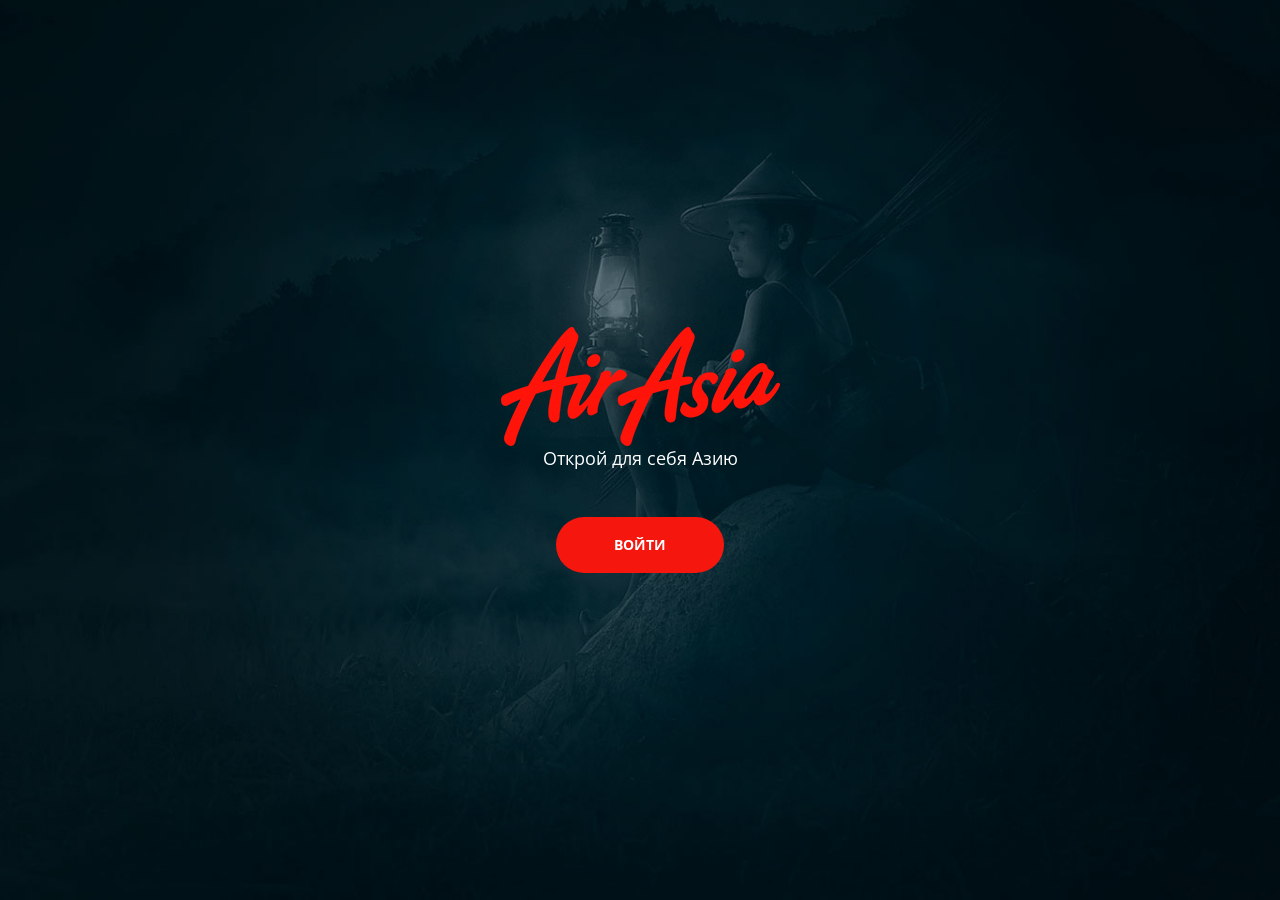
<file: index.html>
<!DOCTYPE html>
<html lang="ru">

<head>
  <meta charset="UTF-8">
  <meta http-equiv="X-UA-Compatible" content="IE=edge">
  <meta name="viewport" content="width=1200, initial-scale=1.0">
  <title>Welcome</title>
  <link href="https://fonts.googleapis.com/css2?family=Open+Sans:wght@300;400;700&display=swap" rel="stylesheet">
  <link rel="stylesheet" href="./css/layout/normalize.css" integrity="sha512-NhSC1YmyruXifcj/KFRWoC561YpHpc5Jtzgvbuzx5VozKpWvQ+4nXhPdFgmx8xqexRcpAglTj9sIBWINXa8x5w==" crossorigin="anonymous" referrerpolicy="no-referrer" />
  <link rel="stylesheet" href="main.css">
</head>

<body>
  <div class="welcome">
    <div class="welcome__container">
      <div class="central">
        <img src="./img/logo_welcom.png" alt="" class="central__logo">
        <div class="central__desc">Открой для себя Азию</div>
        <a href="./home.html" class="button button--color--welcome">Войти</a>
      </div>
    </div>
  </div>
</body>
</file>
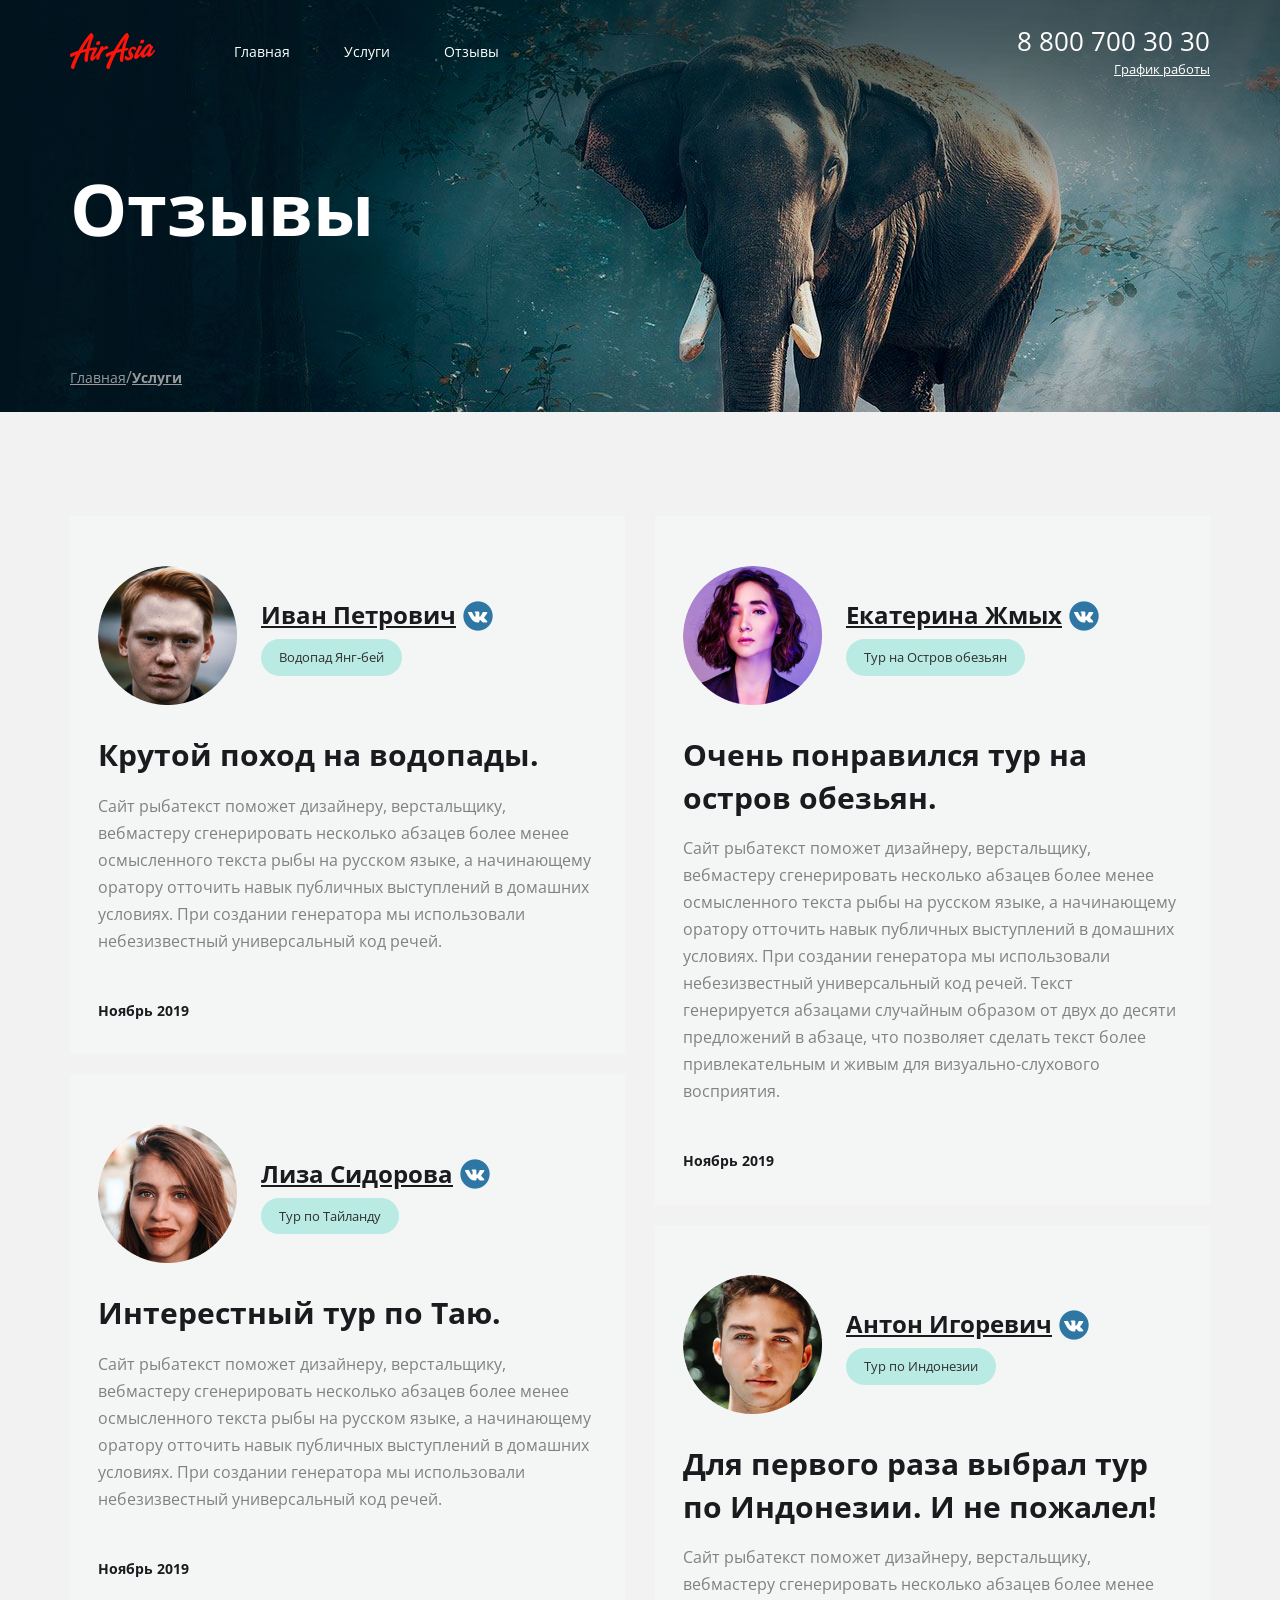
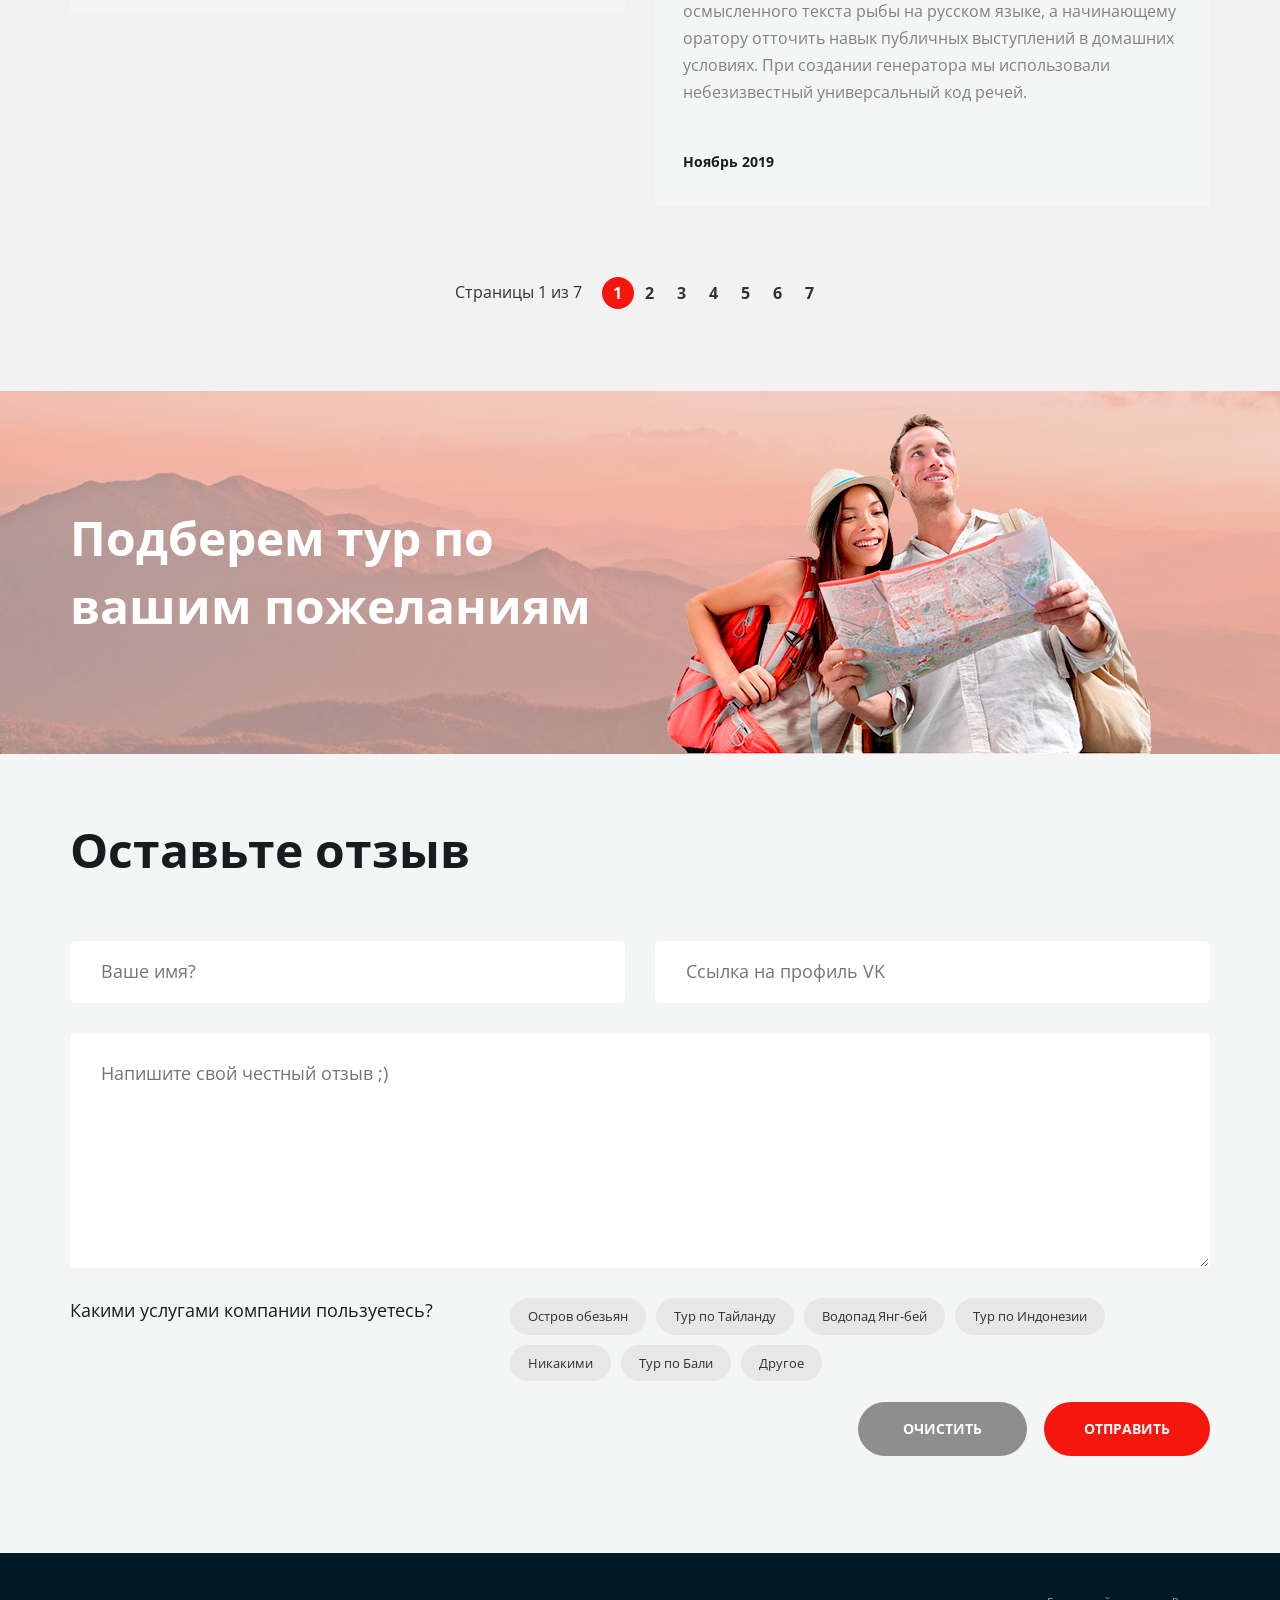
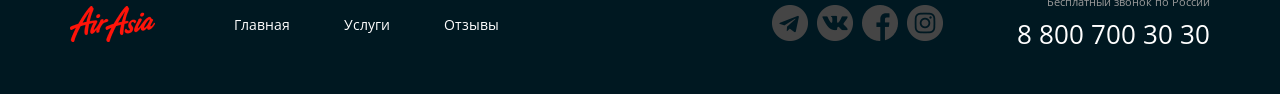
<file: reviews.html>
<!DOCTYPE html>
<html lang="ru">

<head>
  <meta charset="UTF-8">
  <meta http-equiv="X-UA-Compatible" content="IE=edge">
  <meta name="viewport" content="width=1200, initial-scale=1.0">
  <title>Reviews</title>
  <link href="https://fonts.googleapis.com/css2?family=Open+Sans:wght@300;400;700&display=swap" rel="stylesheet">
  <link rel="stylesheet" href="./css/layout/normalize.css" integrity="sha512-NhSC1YmyruXifcj/KFRWoC561YpHpc5Jtzgvbuzx5VozKpWvQ+4nXhPdFgmx8xqexRcpAglTj9sIBWINXa8x5w==" crossorigin="anonymous" referrerpolicy="no-referrer" />
  <link rel="stylesheet" href="main.css">
</head>

<body>
  <div class="wrapper ">
    <sectionc class="top-line">
      <div class="container top-line__container">
        <header class="header header--margin--reviews">
          <div class="header__col">
            <a href="./welcome.html" class="logo">
              <img src="./img/logo.png" alt="logo__img">
            </a>
            <nav class="menu">
              <ul class="menu__list">
                <li class="menu__item">
                  <a href="./home.html" class="menu__link">Главная</a>
                </li>
                <li class="menu__item">
                  <a href="./services.html" class="menu__link">Услуги</a>
                </li>
                <li class="menu__item">
                  <a href="./reviews.html" class="menu__link">Отзывы</a>
                </li>
              </ul>
            </nav>
          </div>
          <div class="header__col header__col--align--right">
            <address class="contacts">
              <a href="" class="contacts__number">8 800 700 30 30</a>
              <div class="contacts__time contacts__time--title">
                <div class="dropdown">
                  <a href="#" class="dropdown__link">График работы</a>
                  <div class="dropdown__menu">
                    <ul class="dropdown__list">
                      <li class="dropdown__item">пн-вс: 09:00 - 20:00</li>
                      <li class="dropdown__item">Обед: 14:00 - 14:30</li>
                    </ul>
                  </div>
                </div>
              </div>
            </address>
          </div>
        </header>
        <h1 class="page-title">Отзывы</h1>
        <nav class="breadcrumbs">
          <ul class="breadcrumbs__list">
            <li class="breadcrumbs__item">
              <a href="./home.html" class="breadcrumbs__link">Главная</a>
            </li>
            <li class="breadcrumbs__item breadcrumbs__item--activ">
              <a href="./services.html" class="breadcrumbs__link">Услуги</a>
            </li>
          </ul>
        </nav>
      </div>
    </sectionc>
    <main class="page-content page-content--review">
      <div class="container">
        <ul class="reviews">
          <li class="reviews__item review">
            <div class="review__header">
              <div class="review__photo">
                <div class="avatar">
                  <img src="./img/ivan.png" alt="user">
                </div>
              </div>
              <div class="review__userdata">
                <a href="#" class="review__user">Иван Петрович</a>
                <ul class="review__tags">
                  <li class="review__tag-item tag tag--bg--green">Водопад Янг-бей</li>
                </ul>
              </div>
            </div>
            <div class="review__content">
              <h3 class="review__title">Крутой поход на водопады.</h3>
              <div class="reviw__content-text">
                <p>
                  Сайт рыбатекст поможет дизайнеру, верстальщику, вебмастеру сгенерировать несколько абзацев более менее осмысленного текста рыбы на русском языке, а начинающему оратору отточить навык публичных выступлений в домашних условиях. При создании генератора мы использовали небезизвестный универсальный код речей. 
                </p>
              </div>
              <time class="review__date">Ноябрь 2019</time>
            </div>
          </li>
          <li class="reviews__item review">
            <div class="review__header">
              <div class="review__photo">
                <div class="avatar">
                  <img src="./img/liza.png" alt="user">
                </div>
              </div>
              <div class="review__userdata">
                <a href="#" class="review__user">Лиза Сидорова</a>
                <ul class="review__tags">
                  <li class="review__tag-item tag tag--bg--green">Тур по Тайланду</li>
                </ul>
              </div>
            </div>
            <div class="review__content">
              <h3 class="review__title">Интерестный тур по Таю.</h3>
              <div class="reviw__content-text">
                <p>
                  Сайт рыбатекст поможет дизайнеру, верстальщику, вебмастеру сгенерировать несколько абзацев более менее осмысленного текста рыбы на русском языке, а начинающему оратору отточить навык публичных выступлений в домашних условиях. При создании генератора мы использовали небезизвестный универсальный код речей. 
                </p>
              </div>
              <time class="review__date">Ноябрь 2019</time>
            </div>
          </li>
          <li class="reviews__item review">
            <div class="review__header">
              <div class="review__photo">
                <div class="avatar">
                  <img src="./img/ekaterina.png" alt="user">
                </div>
              </div>
              <div class="review__userdata">
                <a href="#" class="review__user">Екатерина Жмых</a>
                <ul class="review__tags">
                  <li class="review__tag-item tag tag--bg--green">Тур на Остров обезьян</li>
                </ul>
              </div>
            </div>
            <div class="review__content">
              <h3 class="review__title">Очень понравился тур на остров обезьян.</h3>
              <div class="reviw__content-text">
                <p>
                  Сайт рыбатекст поможет дизайнеру, верстальщику, вебмастеру сгенерировать несколько абзацев более менее осмысленного текста рыбы на русском языке, а начинающему оратору отточить навык публичных выступлений в домашних условиях. При создании генератора мы использовали небезизвестный универсальный код речей. Текст генерируется абзацами случайным образом от двух до десяти предложений в абзаце, что позволяет сделать текст более привлекательным и живым для визуально-слухового восприятия.
                </p>
              </div>
              <time class="review__date">Ноябрь 2019</time>
            </div>
          </li>
          <li class="reviews__item review">
            <div class="review__header">
              <div class="review__photo">
                <div class="avatar">
                  <img src="./img/anton.png" alt="user">
                </div>
              </div>
              <div class="review__userdata">
                <a href="#" class="review__user">Антон Игоревич</a>
                <ul class="review__tags">
                  <li class="review__tag-item tag tag--bg--green">Тур по Индонезии</li>
                </ul>
              </div>
            </div>
            <div class="review__content">
              <h3 class="review__title">Для первого раза выбрал тур по Индонезии. И не пожалел!</h3>
              <div class="reviw__content-text">
                <p>
                  Сайт рыбатекст поможет дизайнеру, верстальщику, вебмастеру сгенерировать несколько абзацев более менее осмысленного текста рыбы на русском языке, а начинающему оратору отточить навык публичных выступлений в домашних условиях. При создании генератора мы использовали небезизвестный универсальный код речей.
                </p>
              </div>
              <time class="review__date">Ноябрь 2019</time>
            </div>
          </li>
        </ul>
        <div class="paginator paginator--margin--services">
          <div class="paginator__display">Страницы 1 из 7</div>
          <ul class="paginator__list">
            <li class="paginator__item paginator__item--active-red">
              <a href="#" class="paginator__link">1</a>
            </li>
            <li class="paginator__item">
              <a href="#" class="paginator__link">2</a>
            </li>
            <li class="paginator__item">
              <a href="#" class="paginator__link">3</a>
            </li>
            <li class="paginator__item">
              <a href="#" class="paginator__link">4</a>
            </li>
            <li class="paginator__item">
              <a href="#" class="paginator__link">5</a>
            </li>
            <li class="paginator__item">
              <a href="#" class="paginator__link">6</a>
            </li>
            <li class="paginator__item">
              <a href="#" class="paginator__link">7</a>
            </li>
          </ul>
        </div>
      </div>
    </main>
    <section class="separator">
      <div class="container">
        <div class="separator__content">
          <h2 class="separator__title">
            Подберем тур по вашим пожеланиям
          </h2>
        </div>
      </div>
    </section>
    <section class="inner-section inner-section--bg--grey inner-section--margin--reviews">
      <div class="container">
        <h2 class="inner-section__title inner-section__title--form">Оставьте отзыв</h2>
        <form class="form">
          <div class="form__row">
            <input type="text" placeholder="Ваше имя?" class="form__input form__input--margin">
            <input type="text" placeholder="Ссылка на профиль VK" class="form__input">
          </div>
          <div class="form__row">
            <textarea class="form__input form__input--textarea" placeholder="Напишите свой честный отзыв ;)"></textarea>
          </div>
          <div class="form__controls">
            <div class="form__controls-title">Какими услугами компании пользуетесь?</div>
            <ul class="controls">
              <li class="controls__item">
                <label class="controls__elem">
                  <input type="checkbox" class="controls__checkbox">
                  <div class="tag controls__tag">Остров обезьян</div>
                </label>
              </li>
              <li class="controls__item">
                <label class="controls__elem">
                  <input type="checkbox" class="controls__checkbox">
                  <div class="tag controls__tag">Тур по Тайланду</div>
                </label>
              </li>
              <li class="controls__item">
                <label class="controls__elem">
                  <input type="checkbox" class="controls__checkbox">
                  <div class="tag controls__tag">Водопад Янг-бей</div>
                </label>
              </li>
              <li class="controls__item">
                <label class="controls__elem">
                  <input type="checkbox" class="controls__checkbox">
                  <div class="tag controls__tag">Тур по Индонезии</div>
                </label>
              </li>
              <li class="controls__item">
                <label class="controls__elem">
                  <input type="checkbox" class="controls__checkbox">
                  <div class="tag controls__tag">Никакими</div>
                </label>
              </li>
              <li class="controls__item">
                <label class="controls__elem">
                  <input type="checkbox" class="controls__checkbox">
                  <div class="tag controls__tag">Тур по Бали</div>
                </label>
              </li>
              <li class="controls__item">
                <label class="controls__elem">
                  <input type="checkbox" class="controls__checkbox">
                  <div class="tag controls__tag">Другое</div>
                </label>
              </li>
            </ul>
          </div>
          <div class="form__buttons">
            <button type="reset" class="button form__button button--color--grey">Очистить</button>
            <button type="submit" class="button form__button button--color--red">Отправить</button>
          </div>
        </form>
      </div>
    </section>
    <footer class="inner-footer">
      <div class="container inner-footer__container">
        <div class="footer">
          <div class="footer__col">
            <a href="./welcome.html" class="logo">
              <img src="./img/logo.png" alt="logo__footer__img">
            </a>
            <nav class="menu">
              <ul class="menu__list">
                <li class="menu__item">
                  <a href="./home.html" class="menu__link">Главная</a>
                </li>
                <li class="menu__item">
                  <a href="./services.html" class="menu__link">Услуги</a>
                </li>
                <li class="menu__item">
                  <a href="./reviews.html" class="menu__link">Отзывы</a>
                </li>
              </ul>
            </nav>
          </div>
          <div class="footer__col footer__col--align--right">
            <div class="socials">
              <ul class="socials__list">
                <li class="socials__item socials__link--tg">
                  <a href="#" class="socials__link"></a>
                </li>
                <li class="socials__item socials__link--vk">
                  <a href="#" class="socials__link"></a>
                </li>
                <li class="socials__item socials__link--fb">
                  <a href="#" class="socials__link"></a>
                </li>
                <li class="socials__item socials__link--ig">
                  <a href="#" class="socials__link"></a>
                </li>
              </ul>
            </div>
            <address class="contacts">
              <div class="contacts__text">Бесплатный звонок по России</div>
              <a href="" class="contacts__number">8 800 700 30 30</a>
            </address>
          </div>
        </div>
      </div>
    </footer>
  </div>
</body>

</html>
</file>
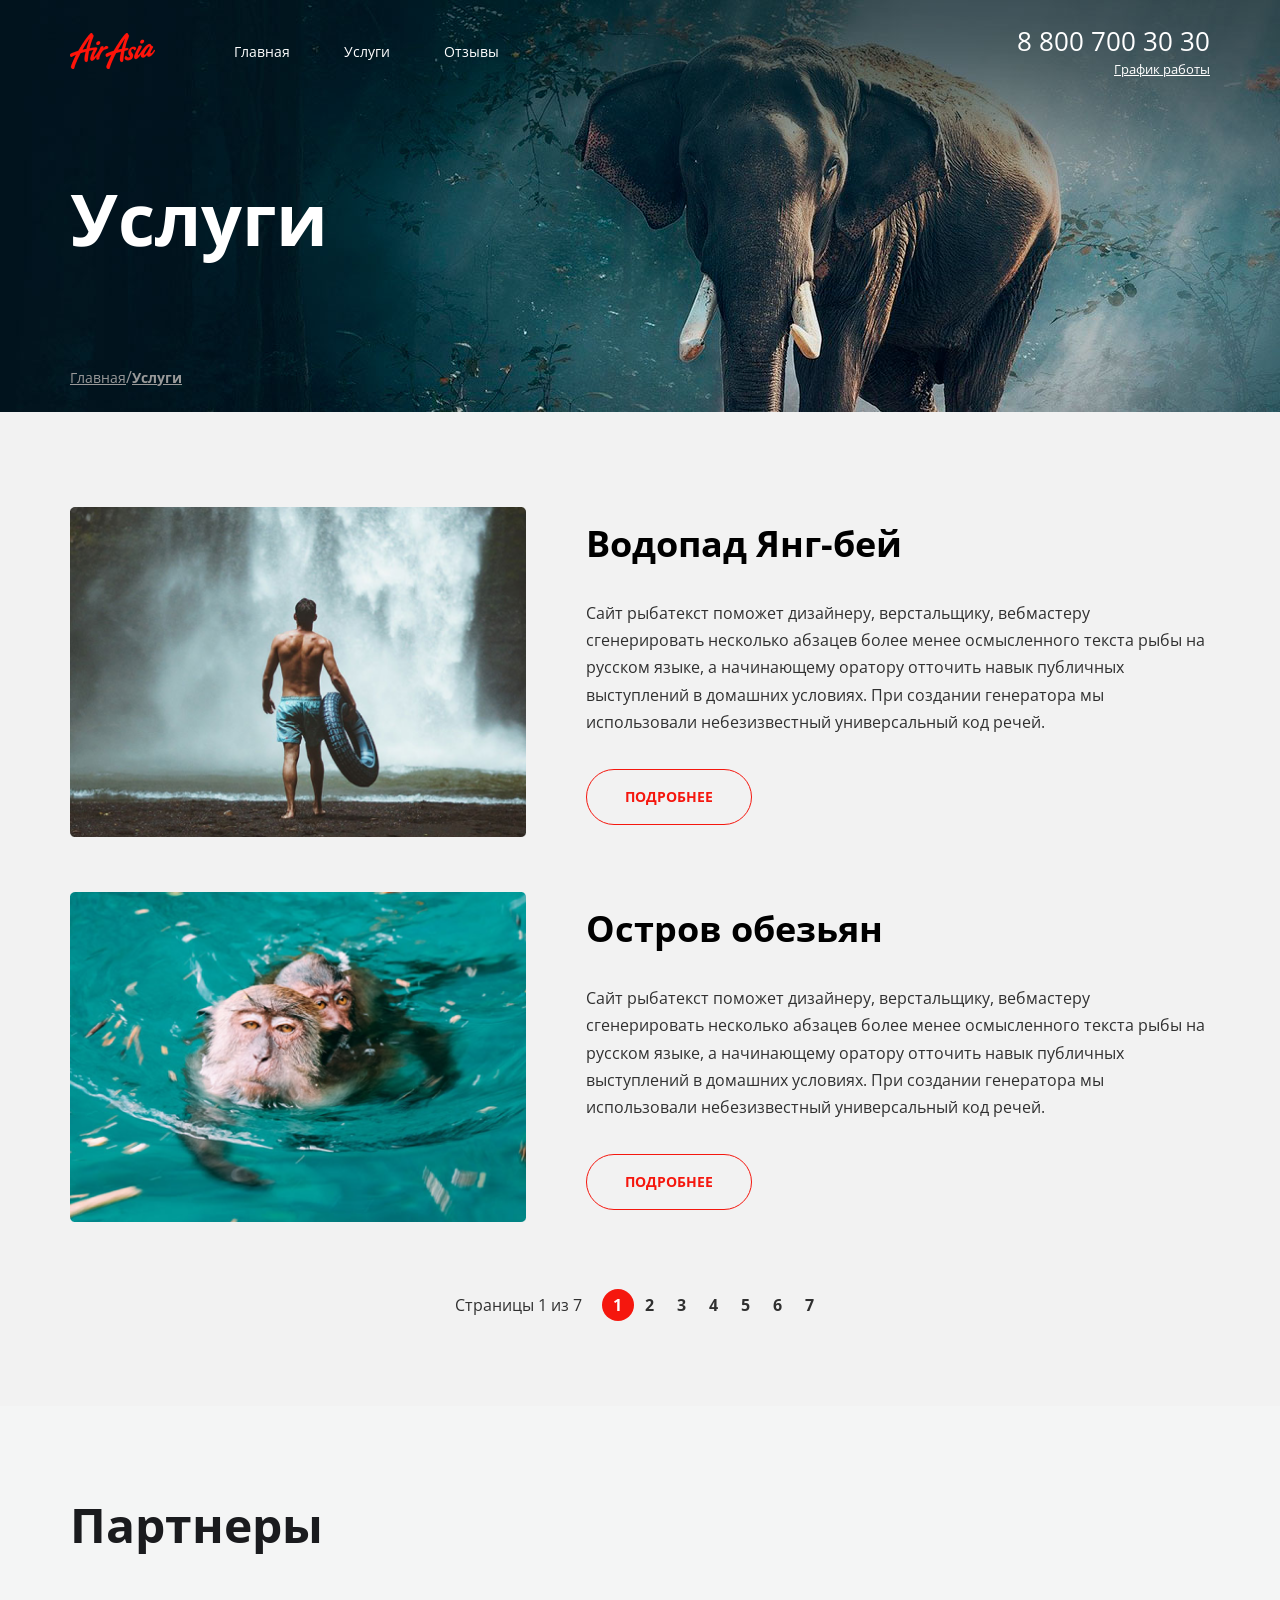
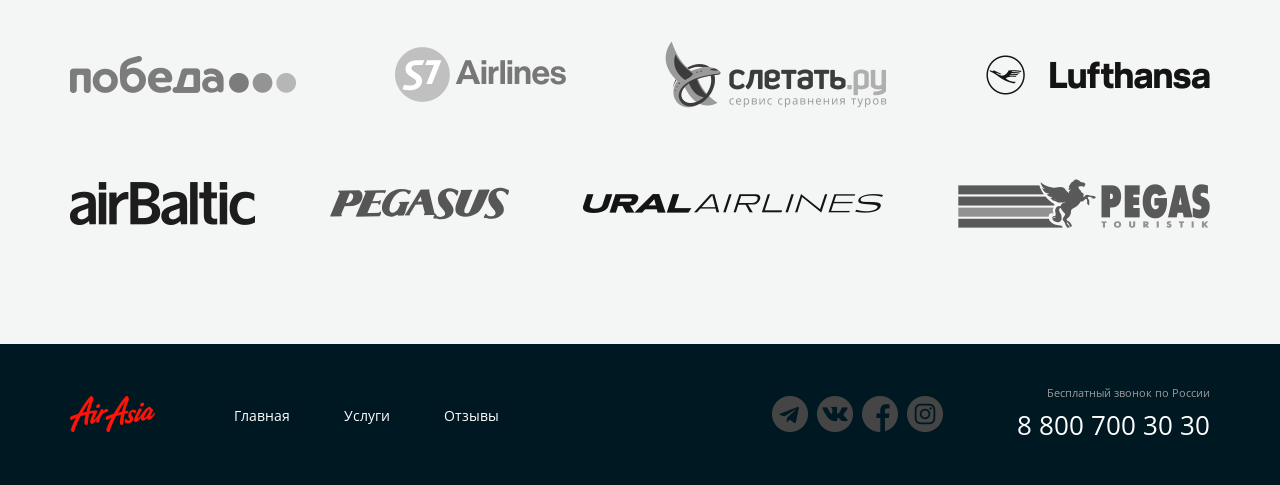
<file: services.html>
<!DOCTYPE html>
<html lang="ru">

<head>
  <meta charset="UTF-8">
  <meta http-equiv="X-UA-Compatible" content="IE=edge">
  <meta name="viewport" content="width=1200, initial-scale=1.0">
  <title>Services</title>
  <link href="https://fonts.googleapis.com/css2?family=Open+Sans:wght@300;400;700&display=swap" rel="stylesheet">
  <link rel="stylesheet" href="./css/layout/normalize.css" integrity="sha512-NhSC1YmyruXifcj/KFRWoC561YpHpc5Jtzgvbuzx5VozKpWvQ+4nXhPdFgmx8xqexRcpAglTj9sIBWINXa8x5w==" crossorigin="anonymous" referrerpolicy="no-referrer" />
  <link rel="stylesheet" href="main.css">
</head>

<body>
  <div class="wrapper ">
    <sectionc class="top-line">
      <div class="container top-line__container">
        <header class="header header--margin--services">
          <div class="header__col">
            <a href="./welcome.html" class="logo">
              <img src="./img/logo.png" alt="logo__img">
            </a>
            <nav class="menu">
              <ul class="menu__list">
                <li class="menu__item">
                  <a href="./home.html" class="menu__link">Главная</a>
                </li>
                <li class="menu__item">
                  <a href="./services.html" class="menu__link">Услуги</a>
                </li>
                <li class="menu__item">
                  <a href="./reviews.html" class="menu__link">Отзывы</a>
                </li>
              </ul>
            </nav>
          </div>
          <div class="header__col header__col--align--right">
            <address class="contacts">
              <a href="" class="contacts__number">8 800 700 30 30</a>
              <div class="contacts__time contacts__time--title">
                <div class="dropdown">
                  <a href="#" class="dropdown__link">График работы</a>
                  <div class="dropdown__menu">
                    <ul class="dropdown__list">
                      <li class="dropdown__item">пн-вс: 09:00 - 20:00</li>
                      <li class="dropdown__item">Обед: 14:00 - 14:30</li>
                    </ul>
                  </div>
                </div>
              </div>
            </address>
          </div>
        </header>
        <h1 class="page-title">Услуги</h1>
        <nav class="breadcrumbs">
          <ul class="breadcrumbs__list">
            <li class="breadcrumbs__item">
              <a href="./home.html" class="breadcrumbs__link">Главная</a>
            </li>
            <li class="breadcrumbs__item breadcrumbs__item--activ">
              <a href="./services.html" class="breadcrumbs__link">Услуги</a>
            </li>
          </ul>
        </nav>
      </div>
    </sectionc>
    <main class="page-content">
      <div class="container">
        <ul class="offers">
            <li class="offers__item service">
              <div class="service__img">
                <img src="./img/waterfall.png" alt="" class="service__img-elem">
              </div>
              <div class="service__content">
                <h2 class="service__title">Водопад Янг-бей</h2>
                <div class="service__text">
                  <p>
                    Сайт рыбатекст поможет дизайнеру, верстальщику, вебмастеру сгенерировать несколько абзацев более менее осмысленного текста рыбы на русском языке, а начинающему оратору отточить навык публичных выступлений в домашних условиях. При создании генератора мы использовали небезизвестный универсальный код речей.
                  </p>
                </div>
                <a href="#" class="button button--color--white button--service">Подробнее</a>
              </div>
            </li>
            <li class="offers__item service">
              <div class="service__img">
                <img src="./img/monkeys.png" alt="" class="service__img-elem">
              </div>
              <div class="service__content">
                <h2 class="service__title">Остров обезьян</h2>
                <div class="service__text">
                  <p>
                    Сайт рыбатекст поможет дизайнеру, верстальщику, вебмастеру сгенерировать несколько абзацев более менее осмысленного текста рыбы на русском языке, а начинающему оратору отточить навык публичных выступлений в домашних условиях. При создании генератора мы использовали небезизвестный универсальный код речей.
                  </p>
                </div>
                <a href="#" class="button button--color--white button--service">Подробнее</a>
              </div>
            </li>
        </ul>
        <div class="paginator paginator--margin--services">
          <div class="paginator__display">Страницы 1 из 7</div>
          <ul class="paginator__list">
            <li class="paginator__item paginator__item--active-red">
              <a href="#" class="paginator__link">1</a>
            </li>
            <li class="paginator__item">
              <a href="#" class="paginator__link">2</a>
            </li>
            <li class="paginator__item">
              <a href="#" class="paginator__link">3</a>
            </li>
            <li class="paginator__item">
              <a href="#" class="paginator__link">4</a>
            </li>
            <li class="paginator__item">
              <a href="#" class="paginator__link">5</a>
            </li>
            <li class="paginator__item">
              <a href="#" class="paginator__link">6</a>
            </li>
            <li class="paginator__item">
              <a href="#" class="paginator__link">7</a>
            </li>
          </ul>
        </div>
      </div>
    </main>
    <section class="inner-section inner-section--bg--grey">
      <div class="container">
        <h2 class="inner-section__title">Партнеры</h2>
        <ul class="partners">
          <li class="partners__item">
            <a href="#" class="partners__link">
              <img src="./img/pobeda.png" alt="" class="partners__img">
            </a>
          </li>
          <li class="partners__item">
            <a href="#" class="partners__link">
              <img src="./img/s7.png" alt="" class="partners__img">
            </a>
          </li>
          <li class="partners__item">
            <a href="#" class="partners__link">
              <img src="./img/lets-fly.png" alt="" class="partners__img">
            </a>
          </li>
          <li class="partners__item">
            <a href="#" class="partners__link">
              <img src="./img/lufthansa.png" alt="" class="partners__img">
            </a>
          </li>
          <li class="partners__item">
            <a href="#" class="partners__link">
              <img src="./img/airbaltic.png" alt="" class="partners__img">
            </a>
          </li>
          <li class="partners__item">
            <a href="#" class="partners__link">
              <img src="./img/pegasus.png" alt="" class="partners__img">
            </a>
          </li>
          <li class="partners__item">
            <a href="#" class="partners__link">
              <img src="./img/ural.png" alt="" class="partners__img">
            </a>
          </li>
          <li class="partners__item">
            <a href="#" class="partners__link">
              <img src="./img/pegas.png" alt="" class="partners__img">
            </a>
          </li>
        </ul>
      </div>
    </section>
    <footer class="inner-footer">
      <div class="container inner-footer__container">
        <div class="footer">
          <div class="footer__col">
            <a href="./welcome.html" class="logo">
              <img src="./img/logo.png" alt="logo__footer__img">
            </a>
            <nav class="menu">
              <ul class="menu__list">
                <li class="menu__item">
                  <a href="./home.html" class="menu__link">Главная</a>
                </li>
                <li class="menu__item">
                  <a href="./services.html" class="menu__link">Услуги</a>
                </li>
                <li class="menu__item">
                  <a href="./reviews.html" class="menu__link">Отзывы</a>
                </li>
              </ul>
            </nav>
          </div>
          <div class="footer__col footer__col--align--right">
            <div class="socials">
              <ul class="socials__list">
                <li class="socials__item socials__link--tg">
                  <a href="#" class="socials__link"></a>
                </li>
                <li class="socials__item socials__link--vk">
                  <a href="#" class="socials__link"></a>
                </li>
                <li class="socials__item socials__link--fb">
                  <a href="#" class="socials__link"></a>
                </li>
                <li class="socials__item socials__link--ig">
                  <a href="#" class="socials__link"></a>
                </li>
              </ul>
            </div>
            <address class="contacts">
              <div class="contacts__text">Бесплатный звонок по России</div>
              <a href="" class="contacts__number">8 800 700 30 30</a>
            </address>
          </div>
        </div>
      </div>
    </footer>
  </div>
</body>

</html>
</file>
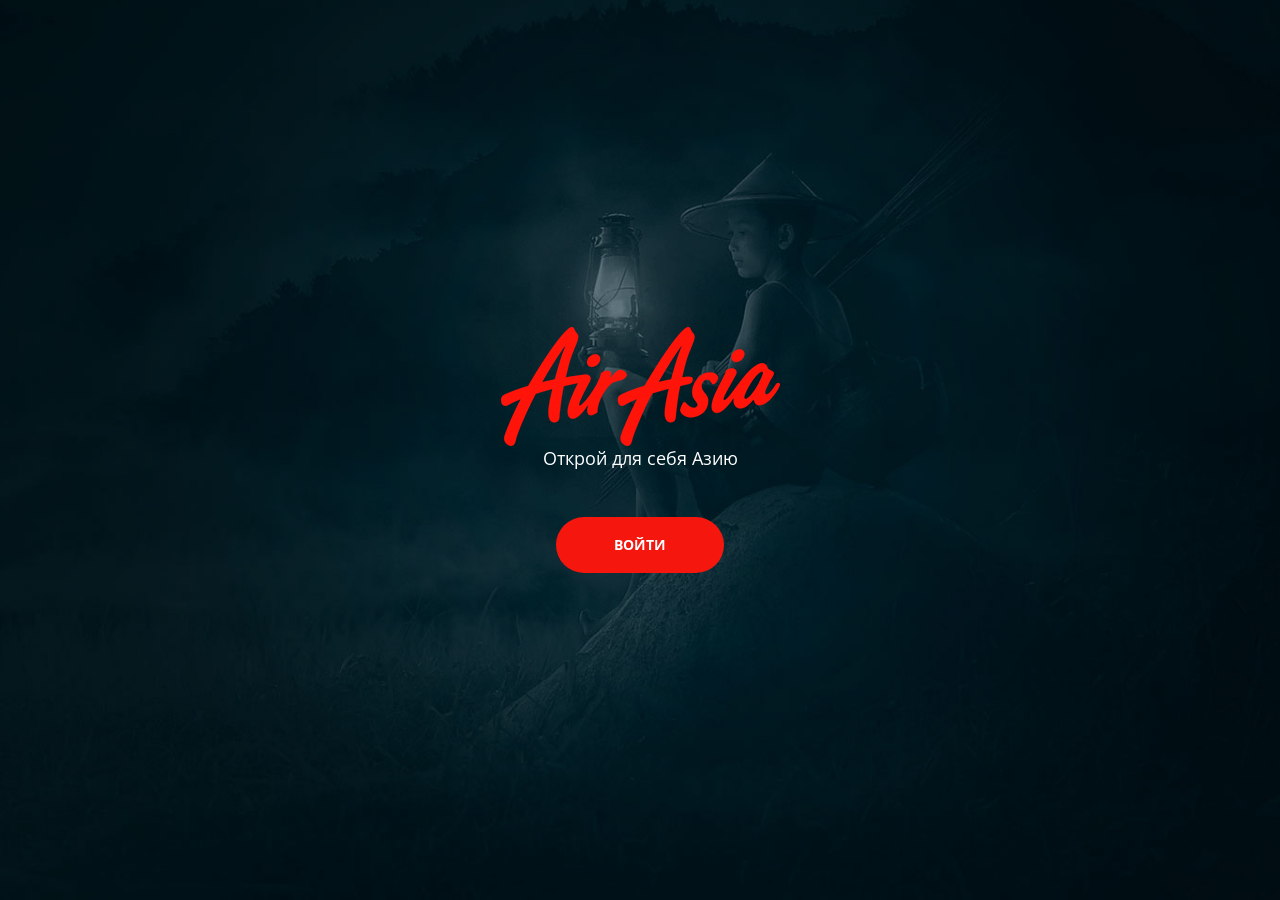
<file: welcome.html>
<!DOCTYPE html>
<html lang="ru">

<head>
  <meta charset="UTF-8">
  <meta http-equiv="X-UA-Compatible" content="IE=edge">
  <meta name="viewport" content="width=1200, initial-scale=1.0">
  <title>Welcome</title>
  <link href="https://fonts.googleapis.com/css2?family=Open+Sans:wght@300;400;700&display=swap" rel="stylesheet">
  <link rel="stylesheet" href="./css/layout/normalize.css" integrity="sha512-NhSC1YmyruXifcj/KFRWoC561YpHpc5Jtzgvbuzx5VozKpWvQ+4nXhPdFgmx8xqexRcpAglTj9sIBWINXa8x5w==" crossorigin="anonymous" referrerpolicy="no-referrer" />
  <link rel="stylesheet" href="main.css">
</head>

<body>
  <div class="welcome">
    <div class="welcome__container">
      <div class="central">
        <img src="./img/logo_welcom.png" alt="" class="central__logo">
        <div class="central__desc">Открой для себя Азию</div>
        <a href="./index.html" class="button button--color--welcome">Войти</a>
      </div>
    </div>
  </div>
</body>
</file>
<file: main.css>
@import url(./css/layout/normalize.css);
@import url(./css/layout/base.css);

@import url(./css/blocks/header.css);
@import url(./css/blocks/logo.css);
@import url(./css/blocks/menu.css);
@import url(./css/blocks/contacts.css);
@import url(./css/blocks/dropdown.css);
@import url(./css/blocks/main\(page\).css);
@import url(./css/blocks/button.css);
@import url(./css/blocks/sale.css);
@import url(./css/blocks/news.css);
@import url(./css/blocks/single-news.css);
@import url(./css/blocks/paginator.css);
@import url(./css/blocks/story.css);
@import url(./css/blocks/footer.css);
@import url(./css/blocks/socials.css);
@import url(./css/blocks/top-line.css);
@import url(./css/blocks/breadcrumbs.css);
@import url(./css/blocks/page-title.css);
@import url(./css/blocks/page-content.css);
@import url(./css/blocks/offers.css);
@import url(./css/blocks/service.css);
@import url(./css/blocks/inner-section.css);
@import url(./css/blocks/partners.css);
@import url(./css/blocks/inner-footer.css);
@import url(./css/blocks/review.css);
@import url(./css/blocks/avatar.css);
@import url(./css/blocks/tag.css);
@import url(./css/blocks/separator.css);
@import url(./css/blocks/form.css);
@import url(./css/blocks/controls.css);
@import url(./css/blocks/welcome.css);
</file>
